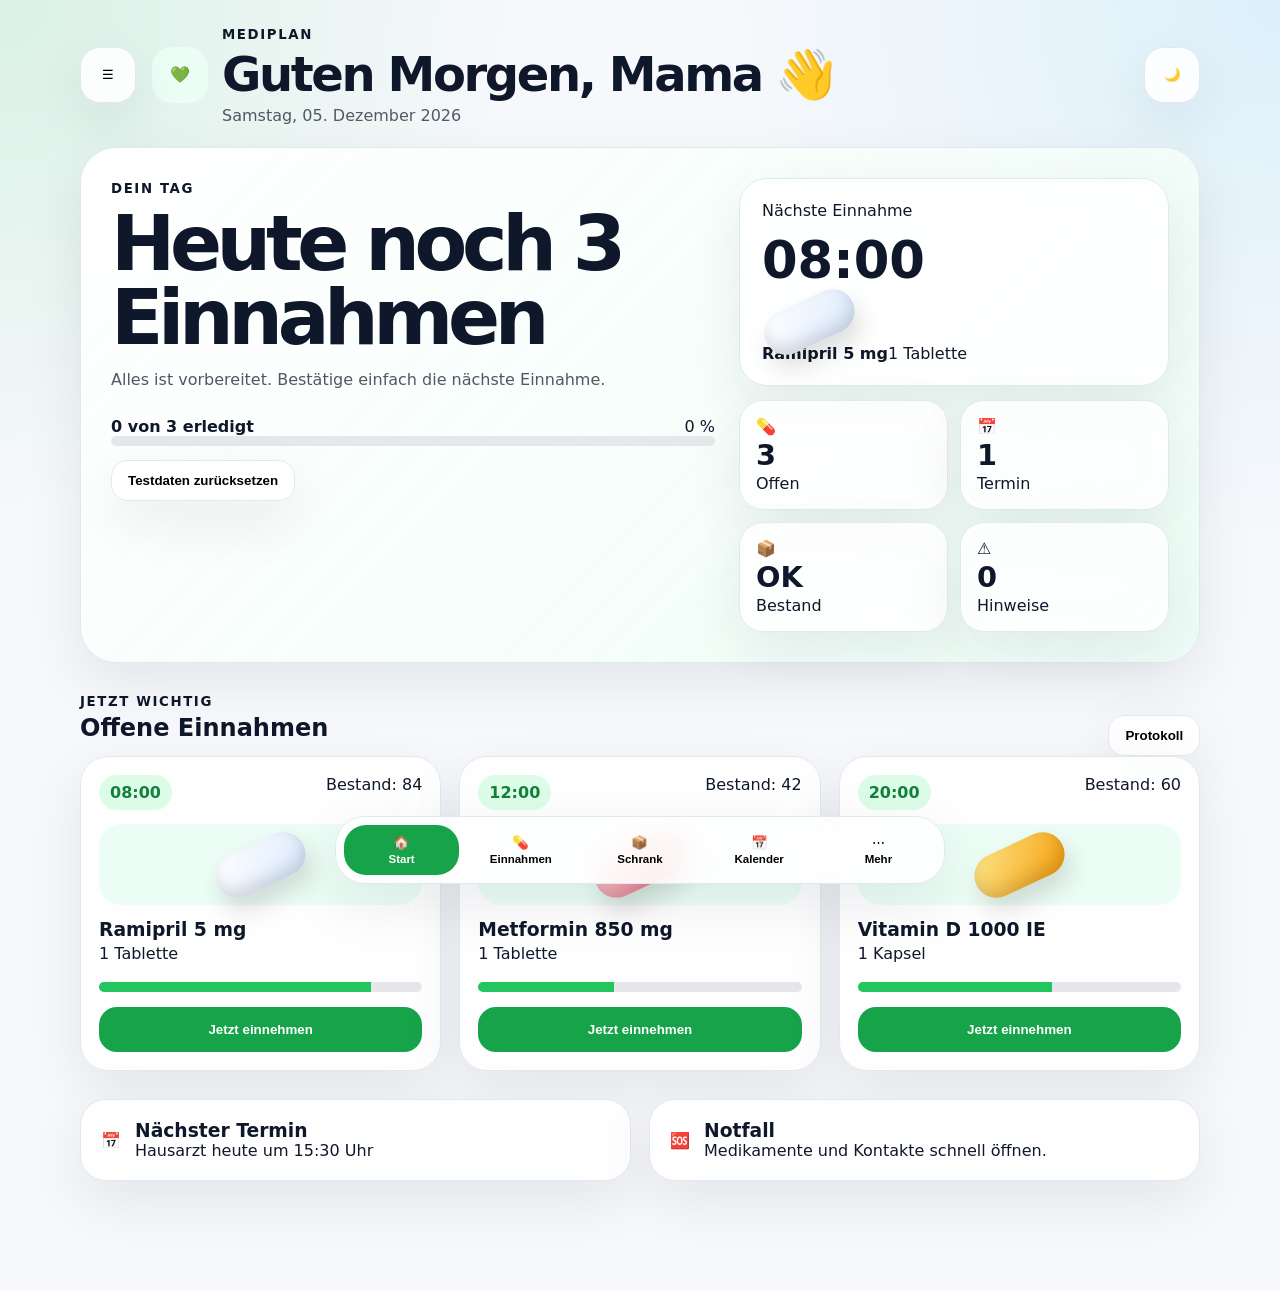
<file: MediPlan-v0.4/index.html>
<!doctype html>
<html lang="de">
<head>
<meta charset="utf-8">
<meta name="viewport" content="width=device-width,initial-scale=1">
<meta name="theme-color" content="#16a34a">
<title>MediPlan</title>
<link rel="manifest" href="manifest.json">
<link rel="stylesheet" href="css/style.css">
<link rel="stylesheet" href="css/light.css">
<link rel="stylesheet" href="css/dark.css">
<link rel="stylesheet" href="css/responsive.css">
</head>
<body>
<div class="app-shell">
<header class="app-header">
  <button class="square-btn">☰</button>
  <div class="brand"><div class="logo">💚</div><div><small>MEDIPLAN</small><h1>Guten Morgen, Mama 👋</h1><p id="today"></p></div></div>
  <button id="themeToggle" class="square-btn">🌙</button>
</header>

<main>
<section class="hero">
  <div>
    <small>DEIN TAG</small>
    <h2 id="heroTitle">Heute noch 3 Einnahmen</h2>
    <p id="heroText">Alles ist vorbereitet. Bestätige einfach die nächste Einnahme.</p>
    <div class="progress-head"><strong id="progressText">0 von 3 erledigt</strong><span id="progressPercent">0 %</span></div>
    <div class="progress-track"><div id="progressBar"></div></div>
    <button id="resetBtn" class="secondary">Testdaten zurücksetzen</button>
  </div>
  <div class="hero-side">
    <div class="next-card">
      <span>Nächste Einnahme</span>
      <strong id="nextTime" class="next-time">08:00</strong>
      <div id="nextMed"></div>
    </div>
    <div class="stats">
      <div><b>💊</b><strong id="openCount">3</strong><span>Offen</span></div>
      <div><b>📅</b><strong>1</strong><span>Termin</span></div>
      <div><b>📦</b><strong id="stockStatus">OK</strong><span>Bestand</span></div>
      <div><b>⚠️</b><strong id="warningCount">0</strong><span>Hinweise</span></div>
    </div>
  </div>
</section>

<section class="section">
  <div class="section-head"><div><small>JETZT WICHTIG</small><h2>Offene Einnahmen</h2></div><button id="showLog" class="chip">Protokoll</button></div>
  <div id="cards" class="cards"></div>
  <div id="allDone" class="done hidden"><div>✅</div><div><h3>Alles erledigt</h3><p>Alle heutigen Einnahmen wurden bestätigt.</p></div></div>
</section>

<section id="logSection" class="section hidden">
  <div class="section-head"><div><small>HEUTE</small><h2>Einnahmeprotokoll</h2></div><button id="hideLog" class="chip">Schließen</button></div>
  <div id="log" class="log"></div>
</section>

<section class="info-grid">
  <article><div>📅</div><div><h3>Nächster Termin</h3><p>Hausarzt heute um 15:30 Uhr</p></div></article>
  <article><div>🆘</div><div><h3>Notfall</h3><p>Medikamente und Kontakte schnell öffnen.</p></div></article>
</section>
</main>

<div id="toast" class="toast"></div>
<nav class="bottom-nav">
  <button class="active">🏠<span>Start</span></button>
  <button id="navIntake">💊<span>Einnahmen</span></button>
  <button>📦<span>Schrank</span></button>
  <button>📅<span>Kalender</span></button>
  <button>⋯<span>Mehr</span></button>
</nav>
</div>
<script src="js/storage.js"></script>
<script src="js/data.js"></script>
<script src="js/settings.js"></script>
<script src="js/intake.js"></script>
<script src="js/dashboard.js"></script>
<script src="js/app.js"></script>
</body>
</html>
</file>
<file: MediPlan-v0.4/css/style.css>
*{box-sizing:border-box}body{margin:0;font-family:Inter,system-ui,sans-serif}.hidden{display:none!important}.app-shell{min-height:100vh;padding:24px 24px 110px}.app-header,main{max-width:1120px;margin:auto}.app-header{display:grid;grid-template-columns:56px 1fr 56px;gap:16px;align-items:center;margin-bottom:22px}.brand{display:flex;gap:14px;align-items:center}.logo,.square-btn{width:56px;height:56px;border-radius:20px;display:grid;place-items:center;border:0}.brand small,.hero small,.section small{font-weight:900;letter-spacing:.12em}.brand h1{margin:3px 0;font-size:clamp(1.8rem,4vw,3rem);letter-spacing:-.05em}.brand p{margin:0;opacity:.7}.hero{display:grid;grid-template-columns:1fr 430px;gap:24px;padding:30px;border-radius:36px}.hero h2{font-size:clamp(2.3rem,6vw,4.8rem);line-height:.96;letter-spacing:-.07em;margin:10px 0 14px}.hero p{max-width:540px;opacity:.72}.hero-side{display:grid;gap:14px}.next-card{padding:22px;border-radius:28px}.next-time{font-size:3.2rem;display:block;margin:10px 0}.stats{display:grid;grid-template-columns:1fr 1fr;gap:12px}.stats>div{min-height:110px;padding:16px;border-radius:24px;display:flex;flex-direction:column;justify-content:space-between}.stats strong{font-size:1.8rem}.progress-head{display:flex;justify-content:space-between;margin-top:28px}.progress-track,.stock-track{height:10px;border-radius:999px;overflow:hidden}.progress-track div,.stock-track div{height:100%;width:0;transition:width .35s}.secondary,.chip{border:0;border-radius:16px;padding:12px 16px;font-weight:800;margin-top:14px}.section{margin-top:28px}.section-head{display:flex;justify-content:space-between;align-items:end}.section h2{margin:4px 0 14px}.cards{display:grid;grid-template-columns:repeat(3,1fr);gap:18px}.card{padding:18px;border-radius:28px;min-height:315px;display:flex;flex-direction:column}.card-top{display:flex;justify-content:space-between}.time{padding:8px 11px;border-radius:999px;font-weight:900}.pill-wrap{flex:1;display:grid;place-items:center;border-radius:22px;margin:14px 0}.pill{width:95px;height:44px;border-radius:999px;transform:rotate(-25deg);box-shadow:inset 0 -8px 16px #0002,0 14px 24px #0002}.white{background:linear-gradient(135deg,#fff,#dbeafe)}.pink{background:linear-gradient(135deg,#fecdd3,#fb7185)}.yellow{background:linear-gradient(135deg,#fde68a,#f59e0b)}.card h3,.card p{margin:0 0 4px}.stock-track{margin:15px 0}.take{border:0;border-radius:18px;padding:15px;font-weight:900}.done{padding:22px;border-radius:24px;display:flex;gap:14px;align-items:center}.done h3,.done p{margin:0}.log{display:grid;gap:10px}.log-row{padding:14px 16px;border-radius:20px;display:grid;grid-template-columns:80px 1fr auto;gap:14px}.ok{color:#16a34a;font-weight:900}.open{color:#f59e0b;font-weight:900}.info-grid{max-width:1120px;margin:28px auto 0;display:grid;grid-template-columns:1fr 1fr;gap:18px}.info-grid article{padding:20px;border-radius:26px;display:flex;gap:14px;align-items:center}.info-grid h3,.info-grid p{margin:0}.toast{position:fixed;left:50%;bottom:105px;transform:translate(-50%,20px);opacity:0;padding:14px 18px;border-radius:16px;font-weight:800;transition:.2s;z-index:20}.toast.show{opacity:1;transform:translate(-50%,0)}.bottom-nav{position:fixed;left:50%;bottom:16px;transform:translateX(-50%);width:min(610px,calc(100% - 24px));padding:8px;border-radius:30px;display:grid;grid-template-columns:repeat(5,1fr);gap:4px}.bottom-nav button{border:0;border-radius:22px;background:transparent;padding:10px;display:grid;gap:3px;place-items:center}.bottom-nav span{font-size:.72rem;font-weight:800}
</file>
<file: MediPlan-v0.4/css/light.css>
body{background:radial-gradient(circle at top left,#22c55e22,transparent 32rem),radial-gradient(circle at top right,#38bdf822,transparent 34rem),#f6f8fb;color:#0f172a}.square-btn,.hero,.next-card,.stats>div,.card,.done,.log-row,.info-grid article,.chip,.secondary,.toast,.bottom-nav{background:#ffffffdd;border:1px solid #e2e8f0;box-shadow:0 20px 55px #0f172a14;backdrop-filter:blur(18px)}.logo,.pill-wrap{background:#ecfdf5}.hero{background:linear-gradient(135deg,#ffffff,#ecfdf5dd)}.progress-track,.stock-track{background:#e5e7eb}.progress-track div,.stock-track div{background:#22c55e}.time{background:#dcfce7;color:#15803d}.take,.bottom-nav .active{background:#16a34a;color:white}
</file>
<file: MediPlan-v0.4/css/dark.css>
body.dark{background:radial-gradient(circle at top left,#22c55e20,transparent 32rem),radial-gradient(circle at top right,#38bdf826,transparent 34rem),#06111f;color:#f8fafc}body.dark .square-btn,body.dark .hero,body.dark .next-card,body.dark .stats>div,body.dark .card,body.dark .done,body.dark .log-row,body.dark .info-grid article,body.dark .chip,body.dark .secondary,body.dark .toast,body.dark .bottom-nav{background:#0f172acc;color:#f8fafc;border:1px solid #94a3b829;box-shadow:0 20px 60px #0006;backdrop-filter:blur(20px)}body.dark .logo,body.dark .pill-wrap{background:#38bdf814}body.dark .hero{background:linear-gradient(135deg,#0f172af0,#082f49cc)}body.dark .progress-track,body.dark .stock-track{background:#94a3b833}body.dark .progress-track div,body.dark .stock-track div{background:#22c55e}body.dark .time{background:#22c55e22;color:#86efac}body.dark .take,body.dark .bottom-nav .active{background:#22c55e;color:#03130a}
</file>
<file: MediPlan-v0.4/css/responsive.css>
@media(max-width:940px){.hero{grid-template-columns:1fr}.cards{grid-template-columns:1fr}.info-grid{grid-template-columns:1fr}}@media(max-width:620px){.app-shell{padding:16px 12px 100px}.app-header{grid-template-columns:46px 1fr 46px}.square-btn{width:46px;height:46px}.logo{display:none}.brand h1{font-size:1.65rem}.hero{padding:20px}.hero h2{font-size:2.6rem}.bottom-nav{bottom:8px}.log-row{grid-template-columns:60px 1fr}.log-row>div:last-child{grid-column:2}}
</file>
